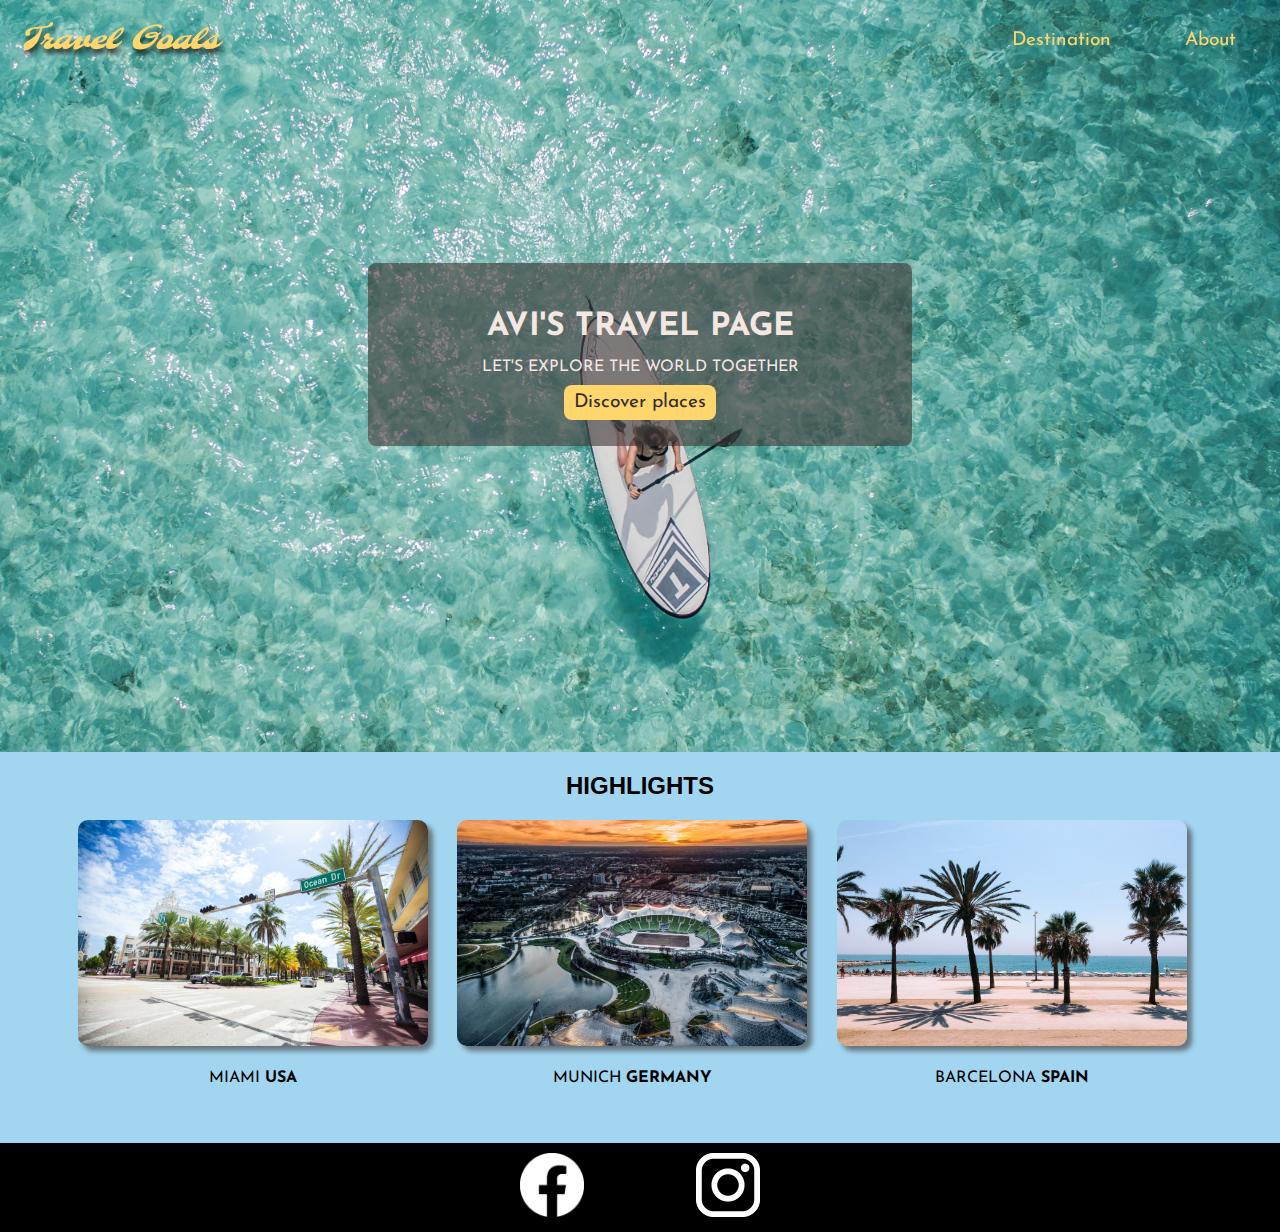
<file: index.html>
<!DOCTYPE html>
<html lang="en">
  <head>
    <meta charset="UTF-8" />
    <meta name="viewport" content="width=device-width, initial-scale=1.0" />
    <link rel="preconnect" href="https://fonts.googleapis.com" />
    <link rel="preconnect" href="https://fonts.gstatic.com" crossorigin />
    <link
      href="https://fonts.googleapis.com/css2?family=Molle:ital@1&display=swap"
      rel="stylesheet"
    />
    <link rel="preconnect" href="https://fonts.googleapis.com" />
    <link rel="preconnect" href="https://fonts.gstatic.com" crossorigin />
    <link
      href="https://fonts.googleapis.com/css2?family=Josefin+Sans:ital,wght@0,100..700;1,100..700&display=swap"
      rel="stylesheet"
    />
    <link rel="stylesheet" href="styles.css" />
    <link rel="stylesheet" href="shared.css" />
    <script src="script.js" defer></script>
    <title>Travel Page</title>
  </head>
  <body>
    <header>
      <nav>
        <ul id="navbar" class="">
          <li>
            <a href="/index.html"><h2>Travel Goals</h2></a>
          </li>
          <li id="navbarLeft" class="lapFirstNav">
            <a class="lapFirstNav" href="/travel-page/places.html">Destination</a>
            <a class="lapFirstNav" href="#">About</a>
          </li>
          <li id="hamburger"><span></span><span></span><span></span></li>
        </ul>
      </nav>
    </header>
    <main>
      <section id="mainSection">
        <div id="mainSectionContent">
          <h2>AVI'S TRAVEL PAGE</h2>
          <p>LET'S EXPLORE THE WORLD TOGETHER</p>
          <a href="#">Discover places</a>
        </div>
      </section>
      <section id="highlights">
        <h2>highlights</h2>
        <div id="highlightsContainer">
          <div>
            <img src="images/places/miami.jpg" alt="Miami" />
            <p>Miami <span>USA</span></p>
          </div>
          <div>
            <img src="images/places/munich.jpg" alt="Munich" />
            <p>Munich <span>Germany</span></p>
          </div>
          <div>
            <img src="images/places/barcelona.jpg" alt="Barcelona" />
            <p>Barcelona <span>Spain</span></p>
          </div>
        </div>
      </section>
    </main>
    <footer>
      <a href="#"><img src="images/icons/facebook.png" alt="facebook" /></a>
      <a href="#"><img src="images/icons/insta.png" alt="instagram" /></a>
    </footer>
  </body>
</html>
</file>
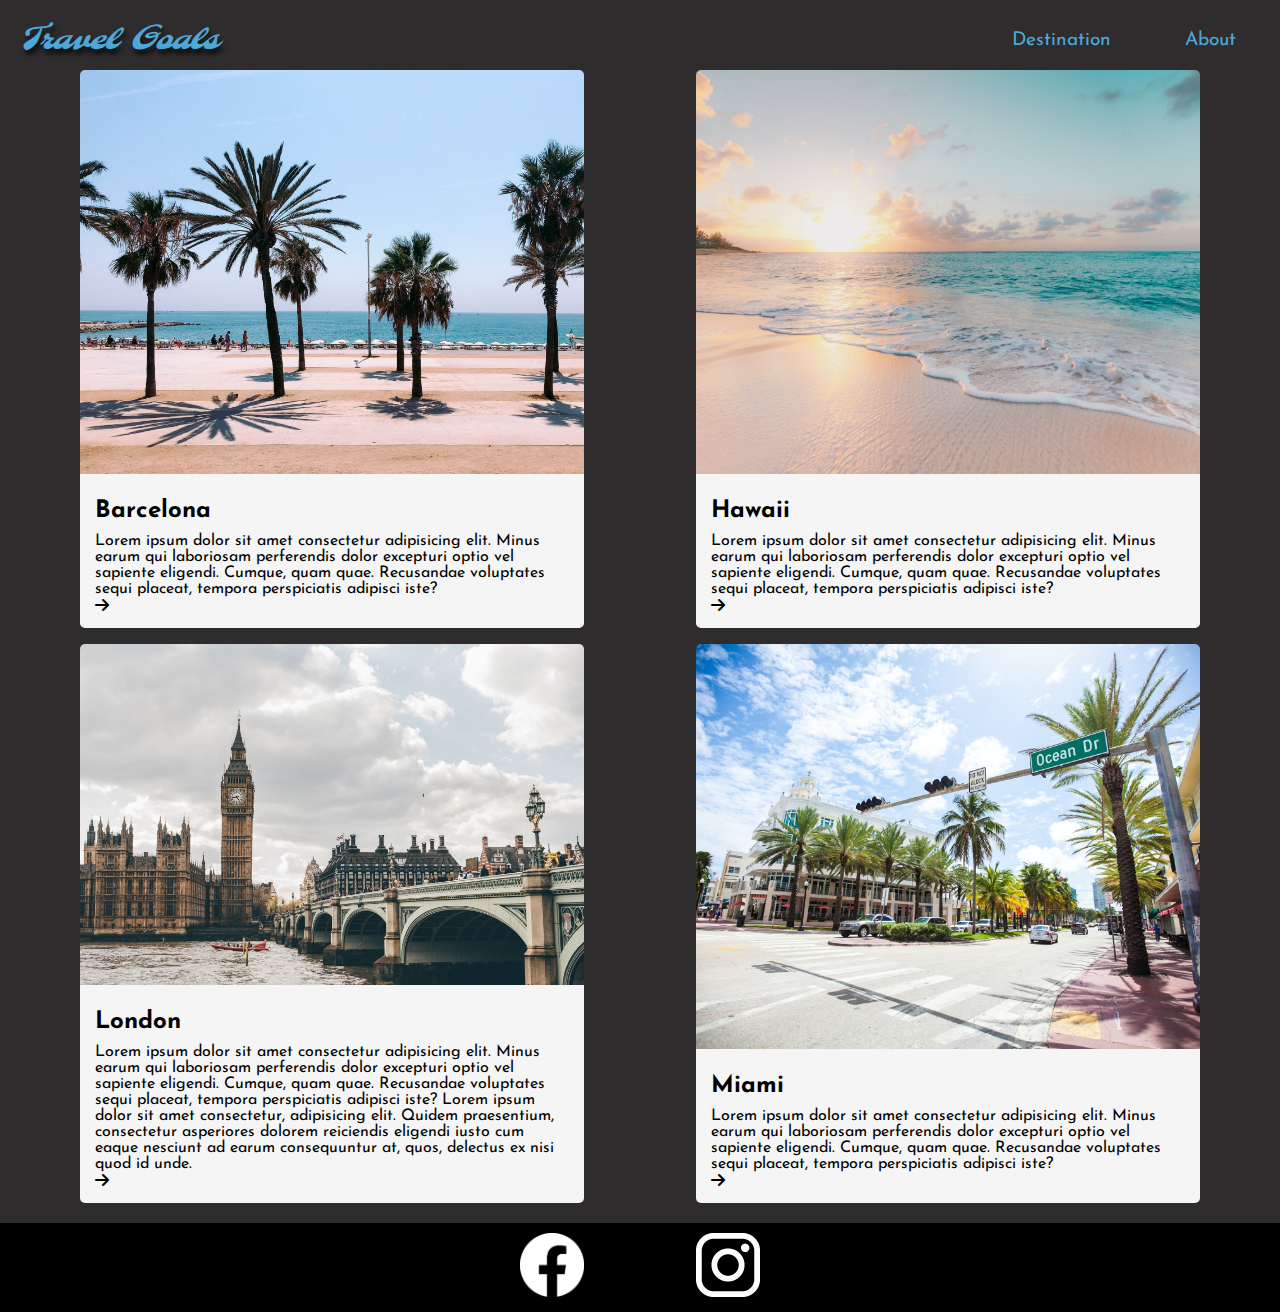
<file: places.html>
<!DOCTYPE html>
<html lang="en">
  <head>
    <meta charset="UTF-8" />
    <meta name="viewport" content="width=device-width, initial-scale=1.0">
    <link rel="preconnect" href="https://fonts.gstatic.com" crossorigin />
    <link
      href="https://fonts.googleapis.com/css2?family=Molle:ital@1&display=swap"
      rel="stylesheet"
    />
    <link rel="preconnect" href="https://fonts.googleapis.com" />
    <link rel="preconnect" href="https://fonts.gstatic.com" crossorigin />
    <link
      href="https://fonts.googleapis.com/css2?family=Josefin+Sans:ital,wght@0,100..700;1,100..700&display=swap"
      rel="stylesheet"
    />
    <link rel="stylesheet" href="shared.css" />
    <link rel="stylesheet" href="places.css" />
    <link rel="stylesheet" href="https://cdnjs.cloudflare.com/ajax/libs/font-awesome/6.0.0/css/all.min.css">
    <script src="script.js" defer></script>
    <title>Document</title>
  </head>
  <body>
    <header>
      <nav>
        <ul id="navbar" class="">
          <li>
            <a href="/index.html"><h2>Travel Goals</h2></a>
          </li>
          <li id="navbarLeft" class="lapFirstNav">
            <a class="lapFirstNav" href="/travel-page/places.html">Destination</a>
            <a class="lapFirstNav" href="#">About</a>
          </li>
          <li id="hamburger"><span></span><span></span><span></span></li>
        </ul>
      </nav>
    </header>
    <main>
      <section id="cardContainer">
        <div class="cards">
          <div class="imageContainer"><img src="images/places/barcelona.jpg" alt="" /></div>
          <div class="contentContainer">
            <h2>Barcelona</h2>
            <p>
              Lorem ipsum dolor sit amet consectetur adipisicing elit. Minus
              earum qui laboriosam perferendis dolor excepturi optio vel
              sapiente eligendi. Cumque, quam quae. Recusandae voluptates sequi
              placeat, tempora perspiciatis adipisci iste?
            </p>
            <i class="fa-solid fa-arrow-right"></i>
          </div>
        </div>
        <div class="cards">
          <div class="imageContainer"><img src="images/places/hawaii.jpg" alt="" /></div>
          <div class="contentContainer">
            <h2>Hawaii</h2>
            <p>
              Lorem ipsum dolor sit amet consectetur adipisicing elit. Minus
              earum qui laboriosam perferendis dolor excepturi optio vel
              sapiente eligendi. Cumque, quam quae. Recusandae voluptates sequi
              placeat, tempora perspiciatis adipisci iste?
            </p>
            <i class="fa-solid fa-arrow-right"></i>
          </div>
        </div>
        <div class="cards">
          <div class="imageContainer"><img src="images/places/london.jpg" alt="" /></div>
          <div class="contentContainer">
            <h2>London</h2>
            <p>
              Lorem ipsum dolor sit amet consectetur adipisicing elit. Minus
              earum qui laboriosam perferendis dolor excepturi optio vel
              sapiente eligendi. Cumque, quam quae. Recusandae voluptates sequi
              placeat, tempora perspiciatis adipisci iste?
              Lorem ipsum dolor sit
              amet consectetur, adipisicing elit. Quidem praesentium,
              consectetur asperiores dolorem reiciendis eligendi iusto cum eaque
              nesciunt ad earum consequuntur at, quos, delectus ex nisi quod id
              unde.
            </p>
            <i class="fa-solid fa-arrow-right"></i>
          </div>
        </div>
        <div class="cards">
          <div class="imageContainer"><img src="images/places/miami.jpg" alt="" /></div>
          <div class="contentContainer">
            <h2>Miami</h2>
            <p>
              Lorem ipsum dolor sit amet consectetur adipisicing elit. Minus
              earum qui laboriosam perferendis dolor excepturi optio vel
              sapiente eligendi. Cumque, quam quae. Recusandae voluptates sequi
              placeat, tempora perspiciatis adipisci iste?
            </p>
            <i class="fa-solid fa-arrow-right"></i>
          </div>
        </div>
      </section>
    </main>
    <footer>
      <a href="#"><img src="images/icons/facebook.png" alt="facebook" /></a>
      <a href="#"><img src="images/icons/insta.png" alt="instagram" /></a>
    </footer>
  </body>
</html>
</file>
<file: styles.css>
* {
    margin: 0;
    padding: 0;
    font-family: "Josefin Sans", sans-serif;
}

:root {
    --bgLevel1: #F5F5F5;
    --bgLevel2: #FFD66B;
    --bgLevel3: #80D8C3;
    --bgLevel4: #4DA8DA;
    --bgLevel5: #a2d5f0;
}

#mainSection {
    background-image: url("/images/places/ocean.jpg");
    background-size: cover;
    height: 47rem;
}

#mainSectionContent {
    font-size: 1em;
    position: relative;
    top: 35%;
    color: #F4E7E1;
    text-align: center;
    margin: auto;
    width:35%;
    padding: 3rem 3rem 1rem 3rem;
    border-radius: 8px;
    background-color: rgba(64, 55, 55, 0.613);
}

#mainSectionContent h2 {
    font-size: 2em;
    padding-bottom: 1rem;
}

#mainSectionContent a {
    color: rgb(51, 44, 44);
    display: inline-block;
    margin: 10px;
    padding: 8px 10px 8px 10px;
    border-radius: 8px;
    background-color: var(--bgLevel2);
}

#mainSectionContent a:hover {
    background-color: var(--bgLevel3);
}

#highlights {
    background-color: var(--bgLevel5);
    text-align: center;
}

#highlights h2 {
    font-family: cursive, sans-serif;
    text-transform: uppercase;
    padding: 20px 10px 20px 10px;
}

#highlightsContainer {
    margin: auto;
    height: 80%;
    display: flex;
    flex-wrap: wrap;
    justify-content: space-evenly;
    width: 90%;
}

#highlightsContainer div {
    width: 350px;
    margin-right: 1em;
}

#highlightsContainer div img {
    width: 100%;
    height: 70%;
    border-radius: 10px;
    box-sizing: border-box;
    box-shadow: 5px 5px 5px rgba(64, 55, 55, 0.613);
}

#highlightsContainer div p {
    text-transform: uppercase;
    margin: 20px;
}

#highlightsContainer div p span {
    font-weight: bold;
}
</file>
<file: shared.css>
* {
    margin: 0;
    padding: 0;
    font-family: "Josefin Sans", sans-serif;
}


@import url("/styles.css");

#navbar {
    width: 95%;
    position: fixed;
    list-style: none;
    padding: 20px;
    padding-bottom: 10px;
    display: flex;
    justify-content: space-between;
    z-index: 1;
}

#navbar li a h2 {
    color: var(--bgLevel2);
    font-weight: 400;
    font-size: 2rem;
    font-style: italic;
    font-family: "Molle", cursive;
    text-shadow: 2px 5px 5px rgba(0, 0, 0, 0.7);
}

#navbarLeft {
    width: 14rem;
    display: flex;
    justify-content: space-between;
    align-items: center;
}

#hamburger {
    display: none;
    flex-direction: column;
}

#hamburger span {
    width: 40px;
    height: 3px;
    margin: 4px;
    background-color: var(--bgLevel2);
}

@media (max-width: 850px) {
    #hamburger {
        display: flex;
    }

    #hamburger span {
        transition: 0.3s ease;
    }

    .lapFirstNav {
        display: none;
    }

    #hamburger.open span:nth-child(1) {
        transform: rotate(45deg) translate(5px, 5px);
    }

    #hamburger.open span:nth-child(2) {
        opacity: 0;
    }

    #hamburger.open span:nth-child(3) {
        transform: rotate(-45deg) translate(6px, -6px);
    }

    .lapFirstNavBg {
        color: white;
        height: 100vh;
        background-color: rgba(84, 110, 100, 0.497);
        backdrop-filter: blur(0.1px);
    }

    .lapFirstOpen {
        margin: auto;
        text-align: center;
        display: block;
        flex-direction: column;
    }

    #navbarLeft {
        display: flex;
        flex-direction: column;
        height: fit-content;
        width: fit-content;
        gap: 1rem;
        border-radius: 5px;
        position: fixed;
        left: 2rem;
        top: 7rem;
    }

    #navbarLeft a {
        padding: 0.5rem;
        font-size: 1.5rem;
    }
}

a {
    font-size: 1.2rem;
    color: var(--bgLevel2);
    text-decoration: none;
}

a:hover {
    color: var(--bgLevel1);
}

footer {
    background-color: rgb(0, 0, 0);
    display: flex;
    justify-content: center;
    height: 15%;
    width: 100%;
    /* overflow: hidden; */
}

footer img{
    margin:10px 3.5rem 10px 3.5rem;
    width: 4rem;
}
</file>
<file: places.css>
* {
    margin: 0;
    padding: 0;
    font-family: "Josefin Sans", sans-serif;
}

:root {
    --bgLevel1: #F5F5F5;
    --bgLevel2: #FFD66B;
    --bgLevel3: #80D8C3;
    --bgLevel4: #4DA8DA;
    --bgLevel5: #a2d5f0;
}

body {
    background-color: rgb(46, 44, 44);
}

#navbar {
    position: static;
}

#navbar li a, #navbar li a h2{
    color: var(--bgLevel4);
}

#cardContainer {
    margin: auto;
    margin-bottom: 20px;
    width: 95%;
    display: grid;
    gap: 1rem;
    grid-auto-columns: 1fr;
    grid-auto-rows: 1fr;
    grid-template-areas: 
    'one two'
    'three three'
    'four four';
}

@media (max-width: 1400px) and (min-width: 850px) {
    #cardContainer {
    grid-template-areas: 
    'one two'
    'three four';
    }
}

@media (max-width: 850px) {
    #cardContainer {
    grid-template-areas: 
    'one'
    'two'
    'three'
    'four';
    }
}

.cards:nth-child(1) {
    grid-area: one;
}

.cards:nth-child(2) {
    grid-area: two;
}

.cards:nth-child(3) {
    grid-area: three;
}

.cards:nth-child(4) {
    grid-area: four;
}

.cards {
    width: 100%;
    height: 18rem;
    display: flex;
    overflow: hidden;
    border-radius: 5px;
}

@media(max-width: 1400px) and (min-width: 850px) {
    .cards {
        margin: 0 8%;
        flex-direction: column;
        width: auto;
        height: auto;
    
    }
}

@media(max-width: 850px) {
    .cards {
        margin: 0 8%;
        flex-direction: column;
        width: auto;
        height: auto;
    
    }
}

.imageContainer {
    height: 100%;   
}

.imageContainer img {
    min-width: 23rem;
    width: 100%;
    height: 100%;
    object-fit: cover;
}

@media(max-width: 850px) {
     .imageContainer img{
        width: 100%;
        height: 100%;
        object-fit: cover;
        /* display: block; */
    }
}

.contentContainer {
    display: flex;
    flex-direction: column;
    padding: 15px;
    background-color: var(--bgLevel1);
}

.contentContainer h2 {
    margin: 10px 10px 10px 0;
    text-align: left;
}

#hamburger span {
    background-color: var(--bgLevel4);
}
</file>
